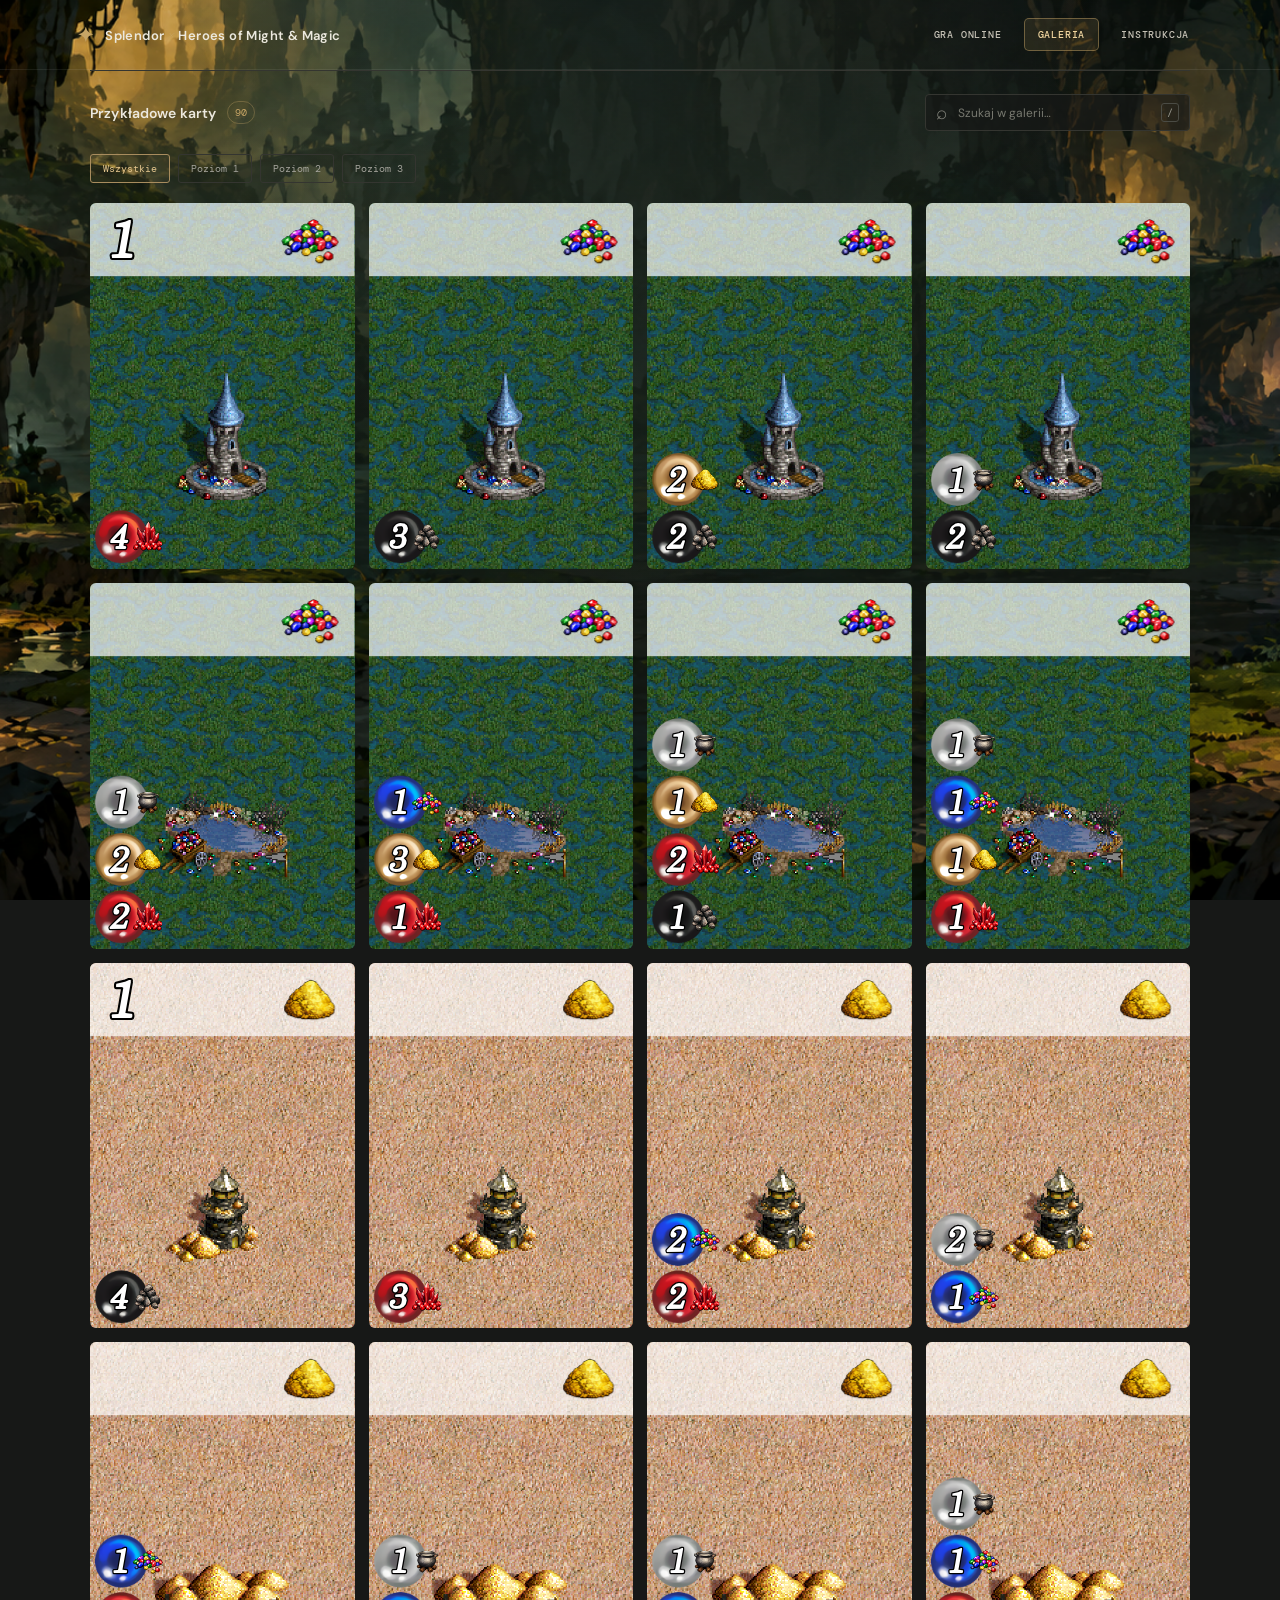
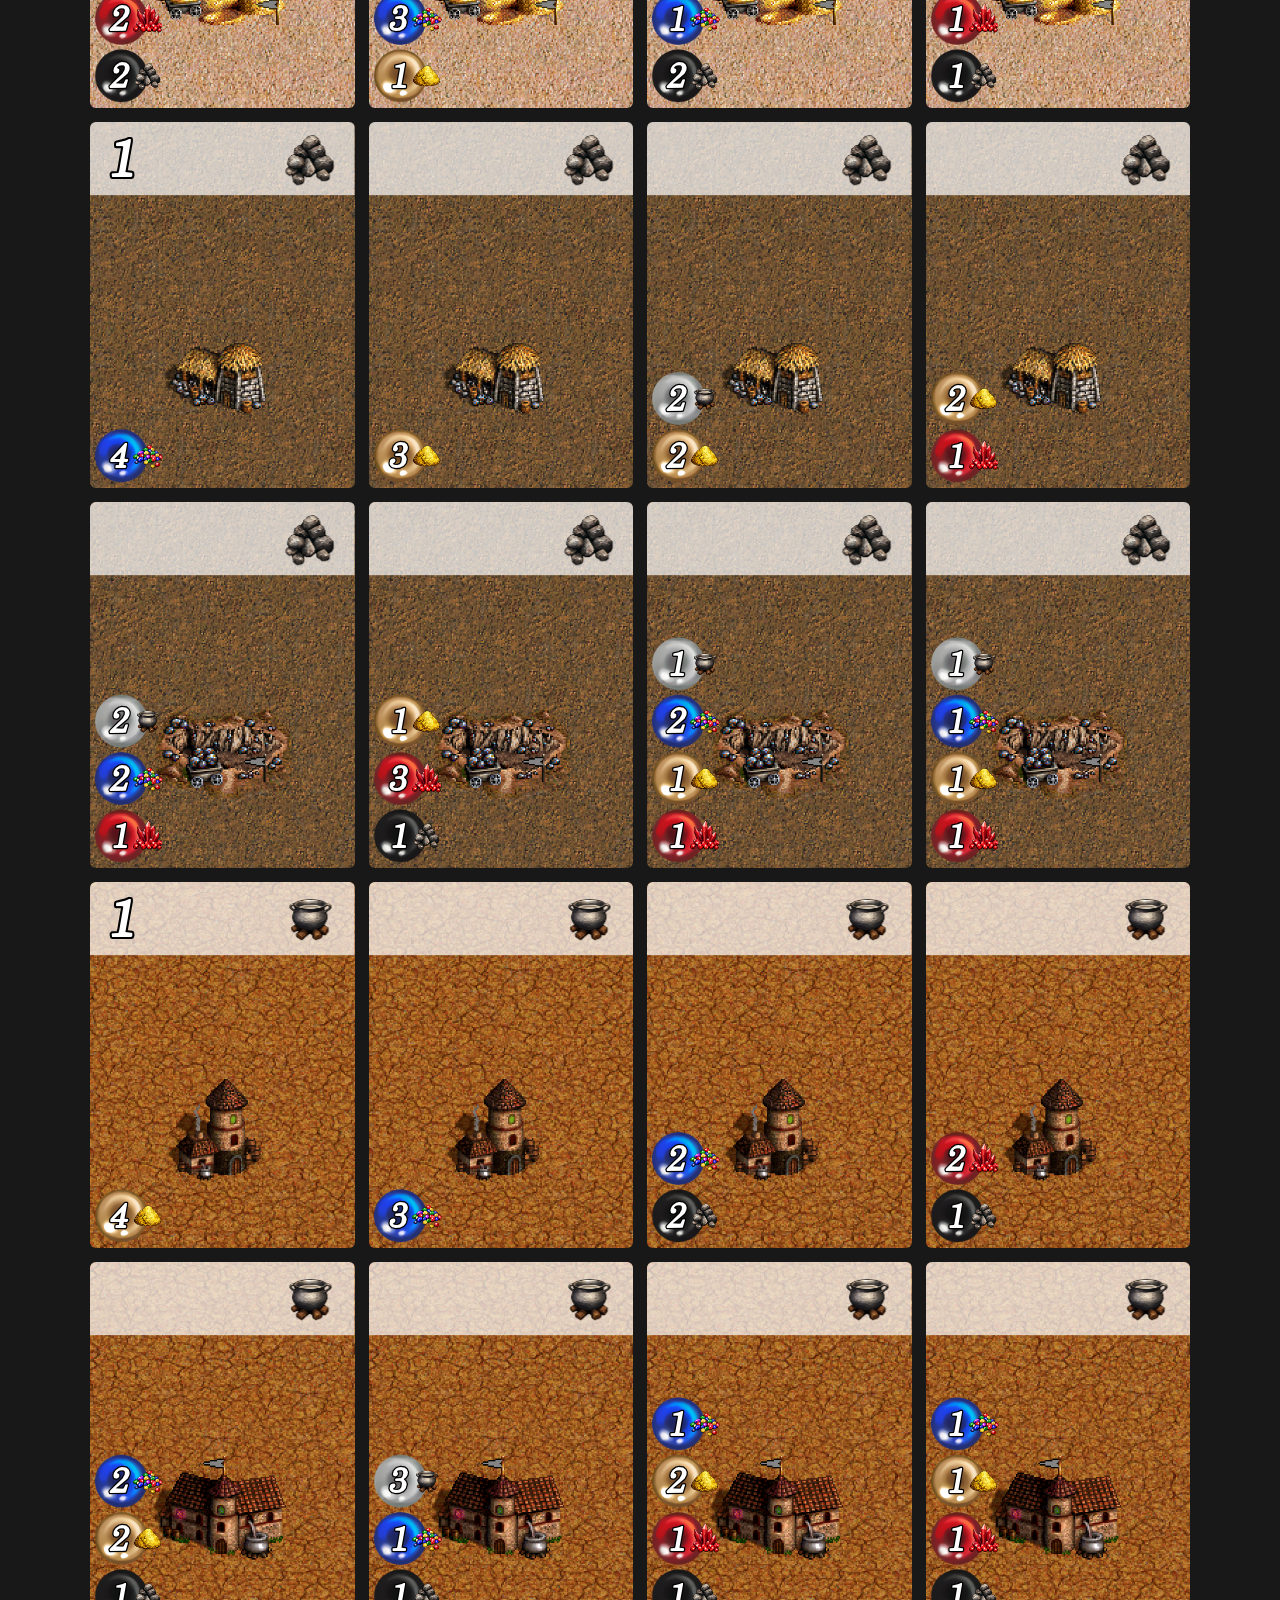
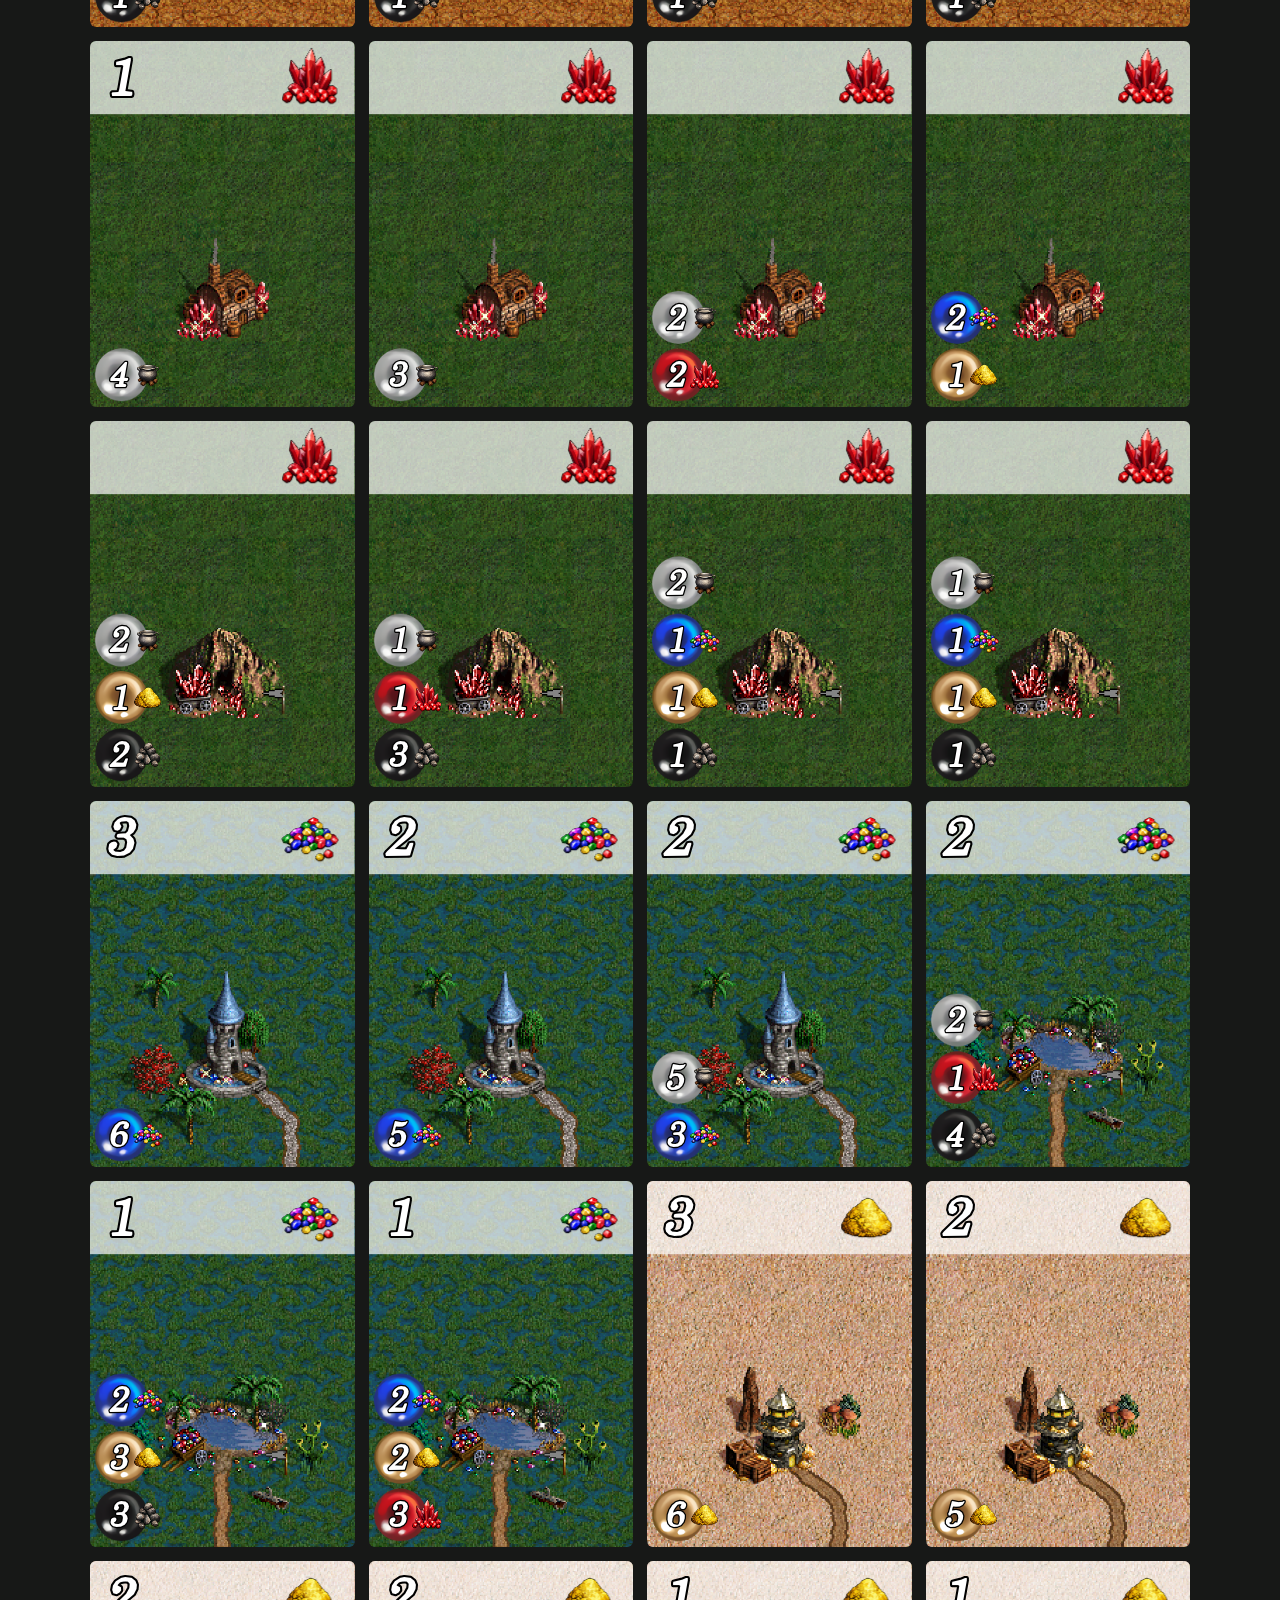
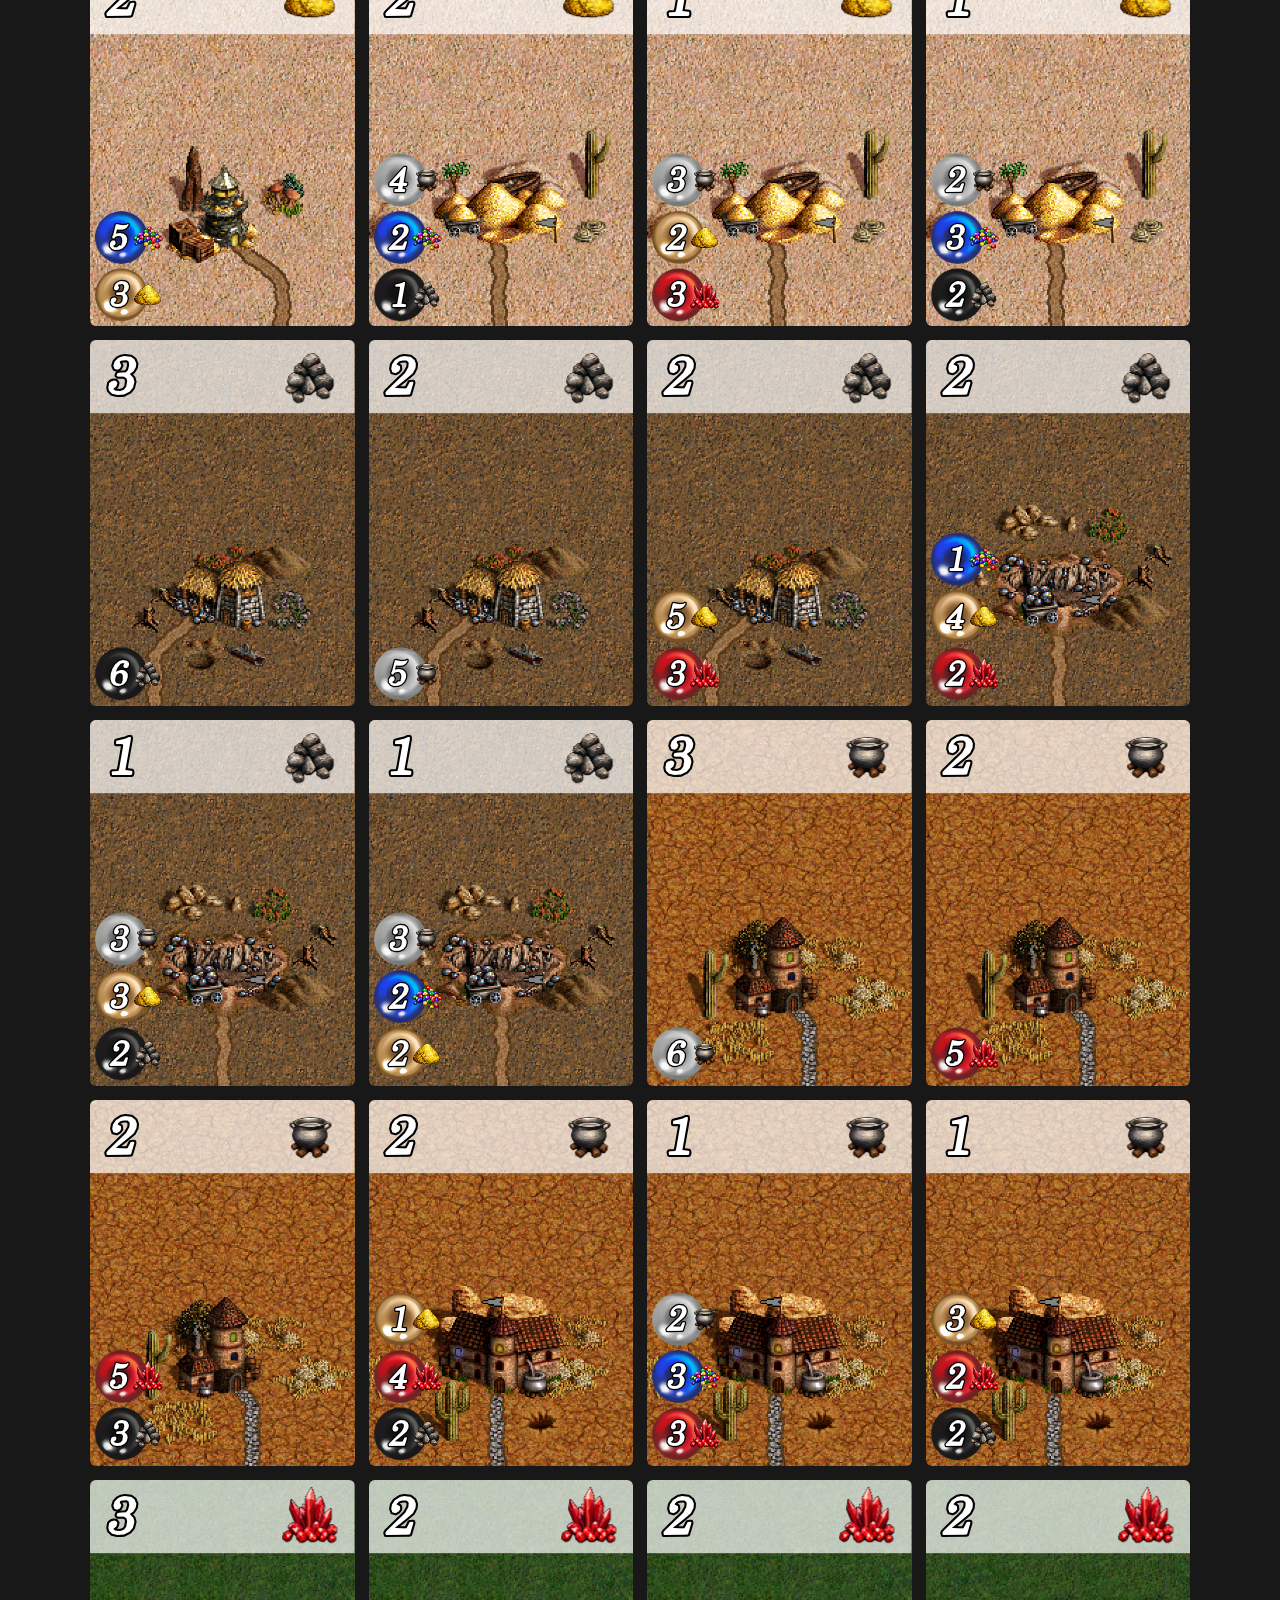
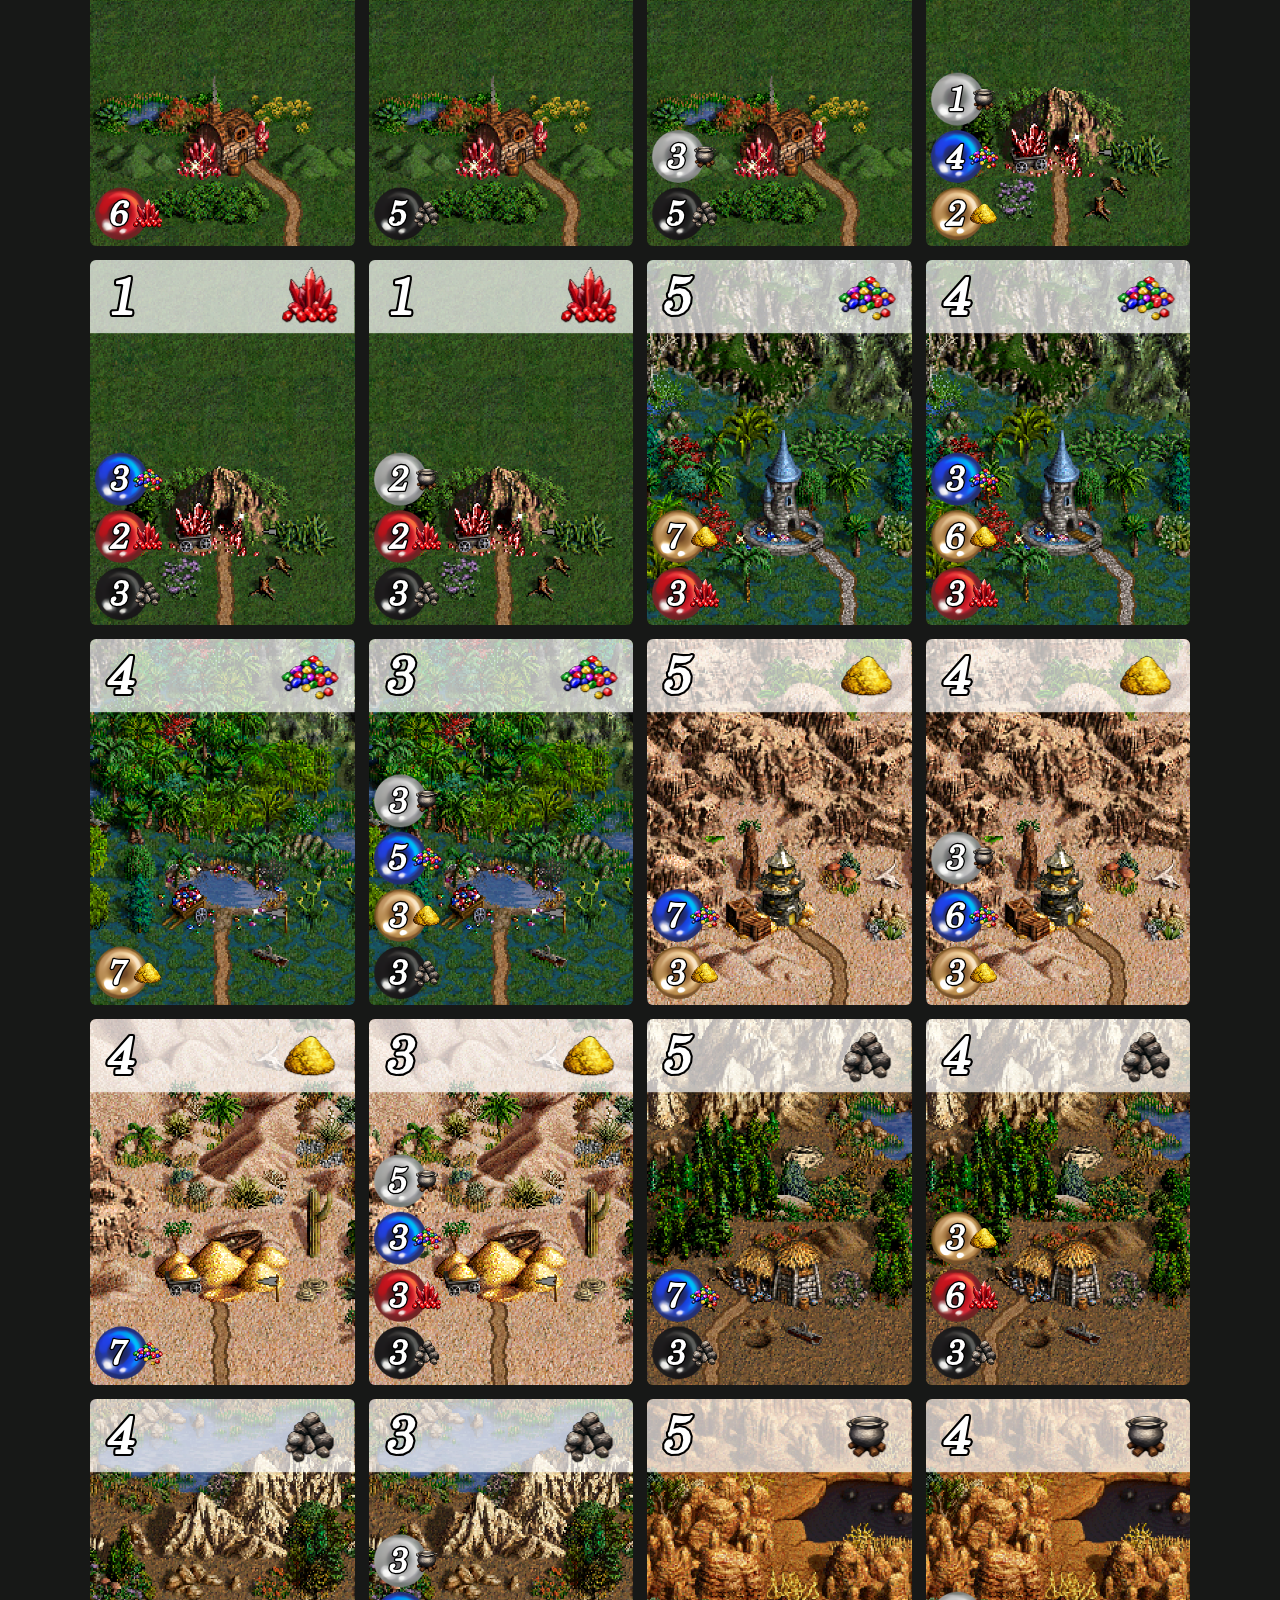
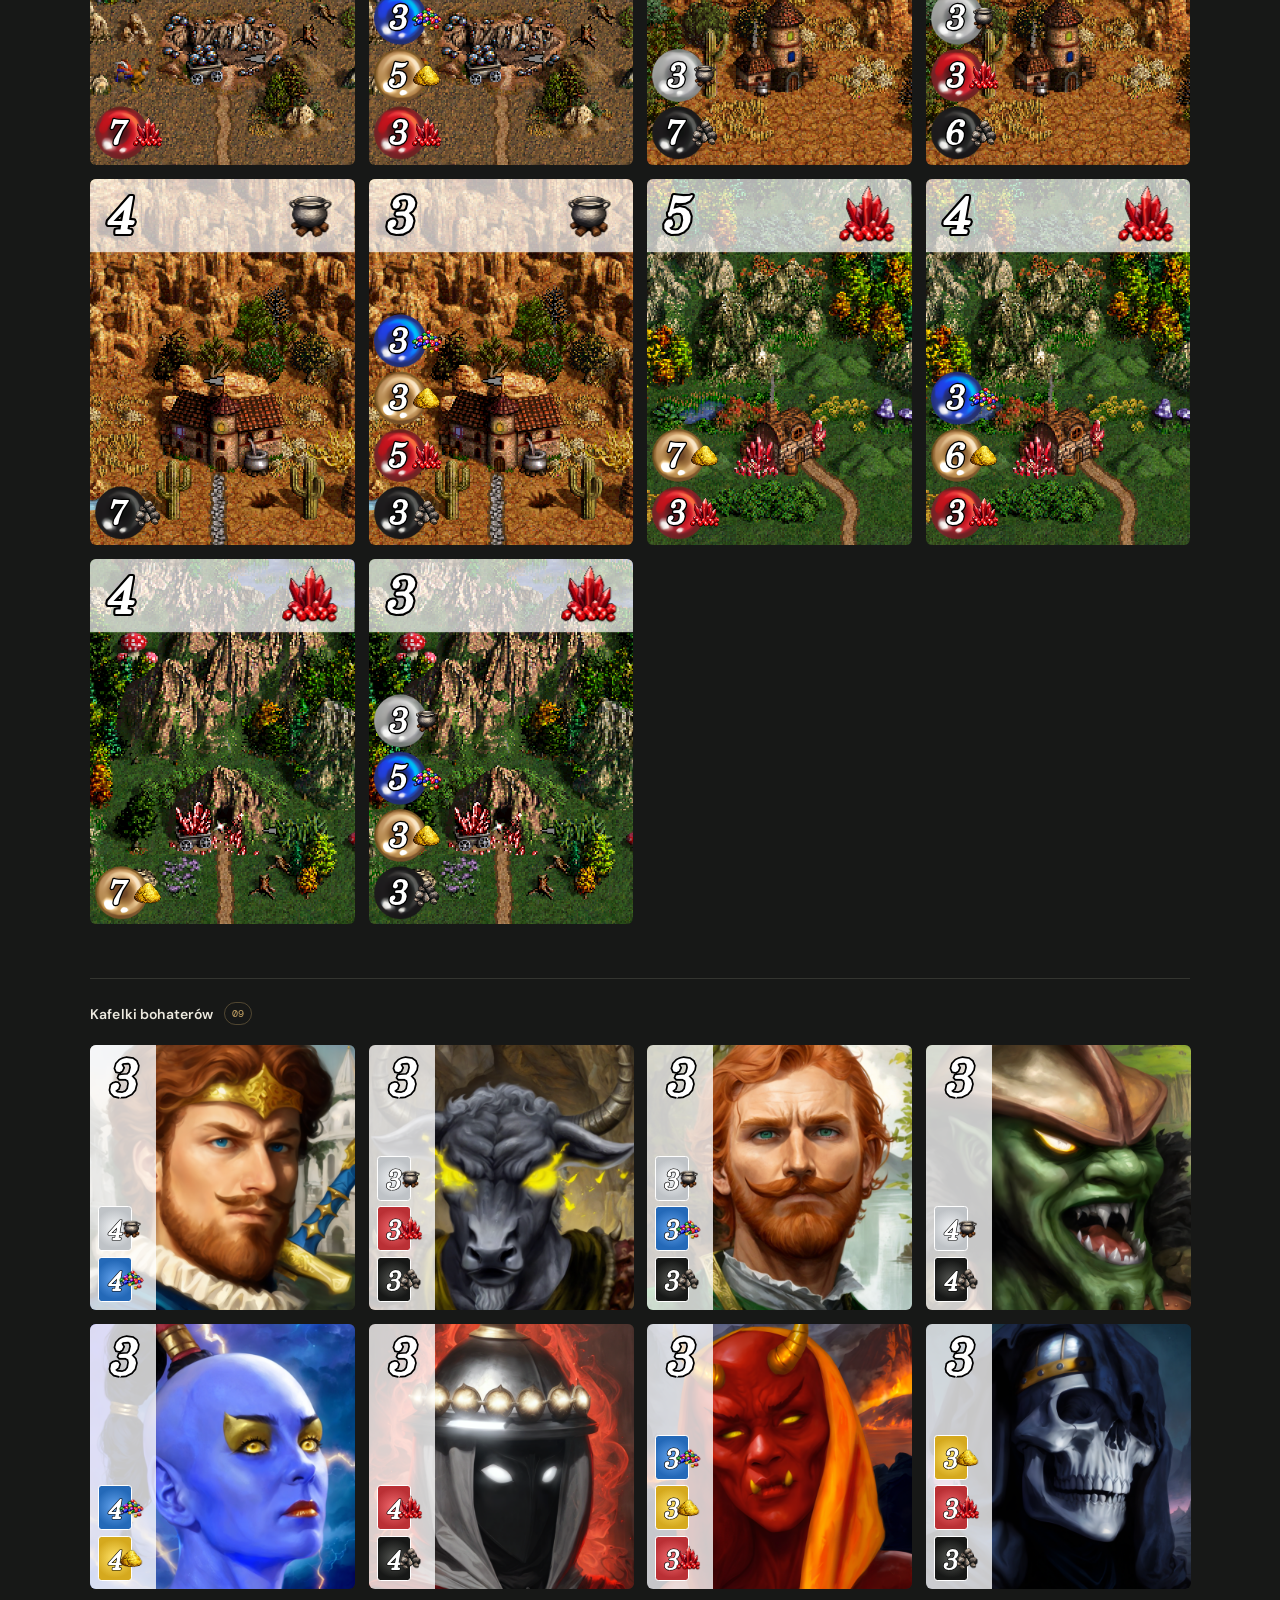
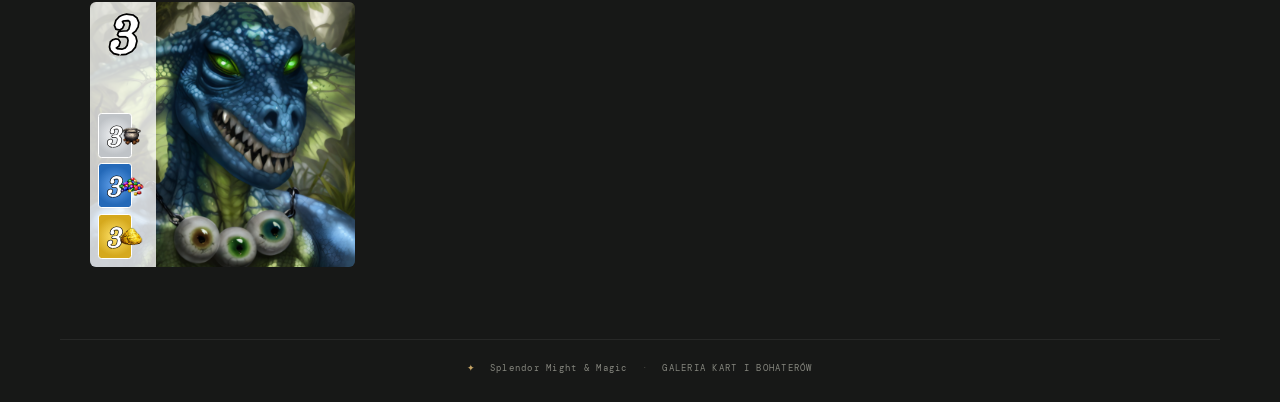
<file: galeria/index.html>
<!doctype html>
<html lang="pl">
  <head>
    <meta charset="utf-8" />
    <meta name="viewport" content="width=device-width, initial-scale=1" />
    <meta name="theme-color" content="#171817" />
    <meta name="description" content="Galeria kart i kafelków bohaterów Splendor Might & Magic." />
    <base href="../" />
    <title>Galeria — Splendor Might &amp; Magic</title>
    <link rel="stylesheet" href="styles.css?v=gallery-route-2" />
    <link rel="stylesheet" href="card-layers.css" />
  </head>
  <body class="gallery-page">
    <header class="topbar">
      <a class="brand" href="./" aria-label="Splendor Might & Magic — strona główna">
        <span class="brand-mark" aria-hidden="true">✦</span>
        <span>Splendor <span class="brand-amp">×</span> Heroes of Might &amp; Magic</span>
      </a>
      <nav class="topbar-nav" aria-label="Nawigacja główna">
        <a href="./#game-section">Gra online</a>
        <a href="galeria/" aria-current="page">Galeria</a>
        <a href="instrukcja/" target="_blank" rel="noopener noreferrer">Instrukcja<span class="sr-only"> (otwiera się w nowej karcie)</span></a>
      </nav>
    </header>

    <main>
      <section id="gallery-section" class="gallery" aria-label="Galeria kart">
        <div class="gallery-toolbar">
          <div class="gallery-heading">
            <h2>Przykładowe karty</h2>
            <span class="count" id="sprite-count">0</span>
          </div>
          <label class="search-wrap">
            <span class="search-icon" aria-hidden="true">⌕</span>
            <span class="sr-only">Szukaj kart</span>
            <input id="search" type="search" placeholder="Szukaj w galerii…" autocomplete="off" />
            <kbd>/</kbd>
          </label>
        </div>
        <div class="filter-row" id="filters" aria-label="Filtruj kategorię"></div>
        <div class="sprite-grid" id="sprite-grid" aria-live="polite"></div>
      </section>

      <section class="hero-gallery" aria-labelledby="heroes-title">
        <div class="gallery-toolbar">
          <div class="gallery-heading">
            <h2 id="heroes-title">Kafelki bohaterów</h2>
            <span class="count" id="hero-count">00</span>
          </div>
        </div>
        <div class="hero-grid" id="hero-grid" aria-live="polite"></div>
      </section>
    </main>

    <footer>
      <span class="footer-star">✦</span>
      Splendor Might &amp; Magic
      <span class="footer-sep">·</span>
      GALERIA KART I BOHATERÓW
    </footer>

    <dialog id="preview" class="preview" aria-label="Podgląd karty">
      <button class="preview-close" id="preview-close" type="button" aria-label="Zamknij podgląd">×</button>
      <div class="preview-image-wrap">
        <div class="sprite-art preview-card-art">
          <img id="preview-image" alt="" />
          <svg class="card-overlay" viewBox="0 0 1504 2080" preserveAspectRatio="xMidYMid meet" role="img" aria-label="Punkty zwycięstwa i bonusowy surowiec">
            <rect width="1504" height="416" fill="white" fill-opacity="0.7" />
            <image id="preview-bonus-resource" x="1070" y="28" width="360" height="360" preserveAspectRatio="xMidYMid meet" />
            <text class="card-overlay-points" id="preview-points" x="180" y="190" text-anchor="middle" dominant-baseline="central" font-size="400"></text>
            <g id="preview-card-costs"></g>
          </svg>
        </div>
      </div>
      <div class="preview-actions">
        <button class="preview-download" id="preview-download" type="button">Pobierz jako PNG</button>
        <span class="sr-only" id="download-status" aria-live="polite"></span>
      </div>
    </dialog>

    <script type="module" src="app.js?v=gallery-route-1"></script>
  </body>
</html>
</file>
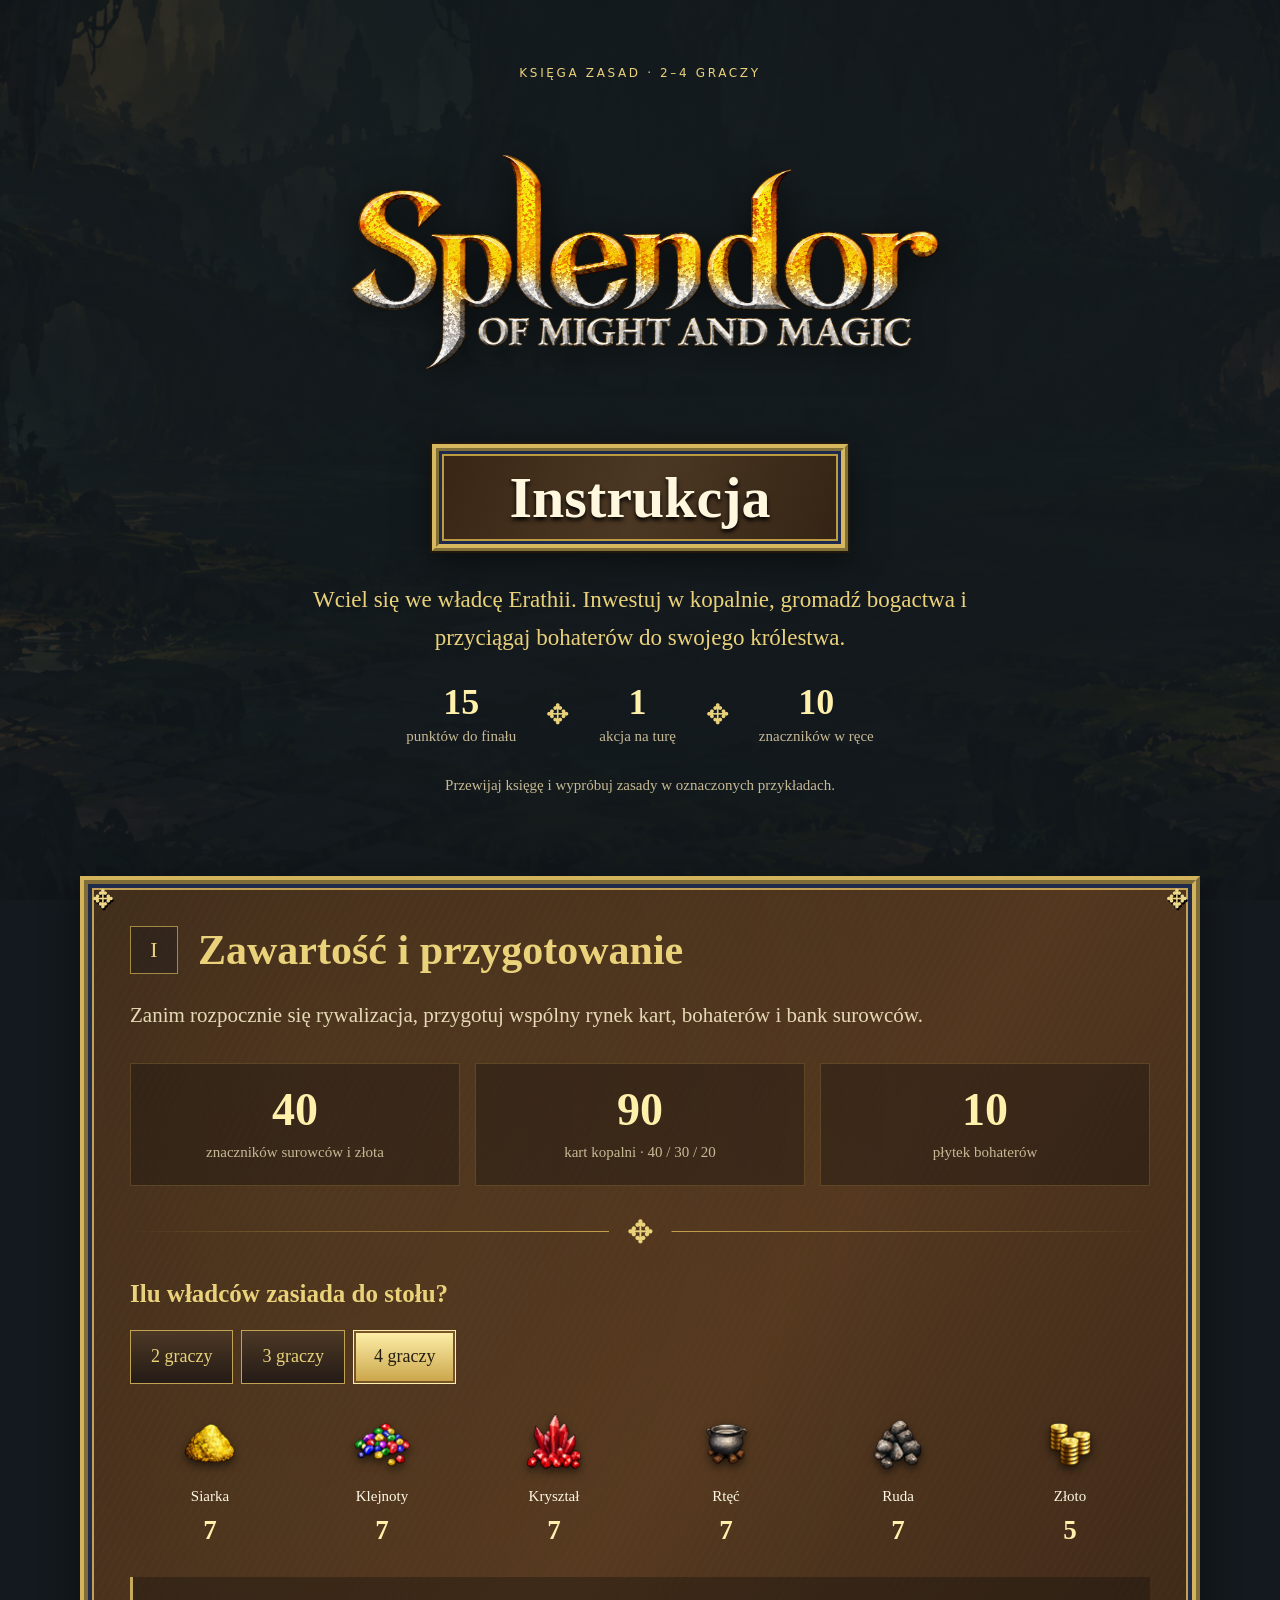
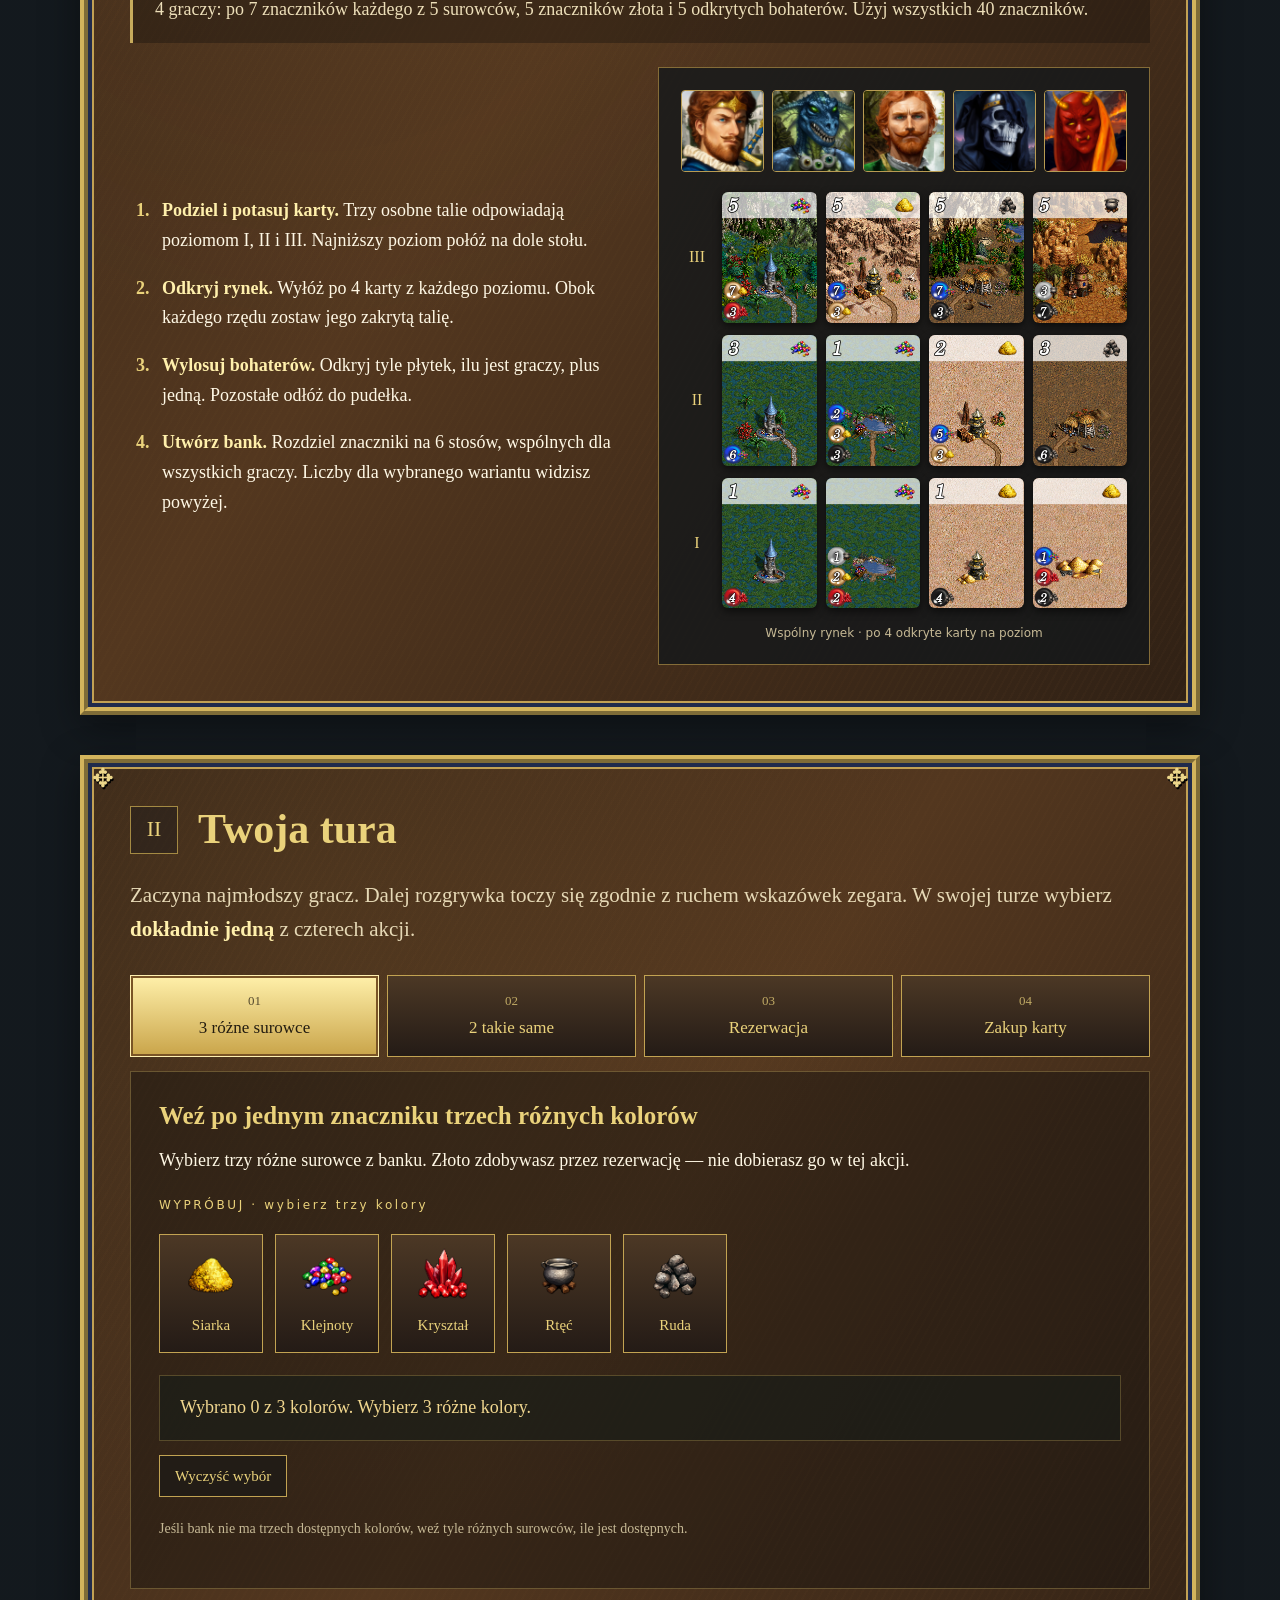
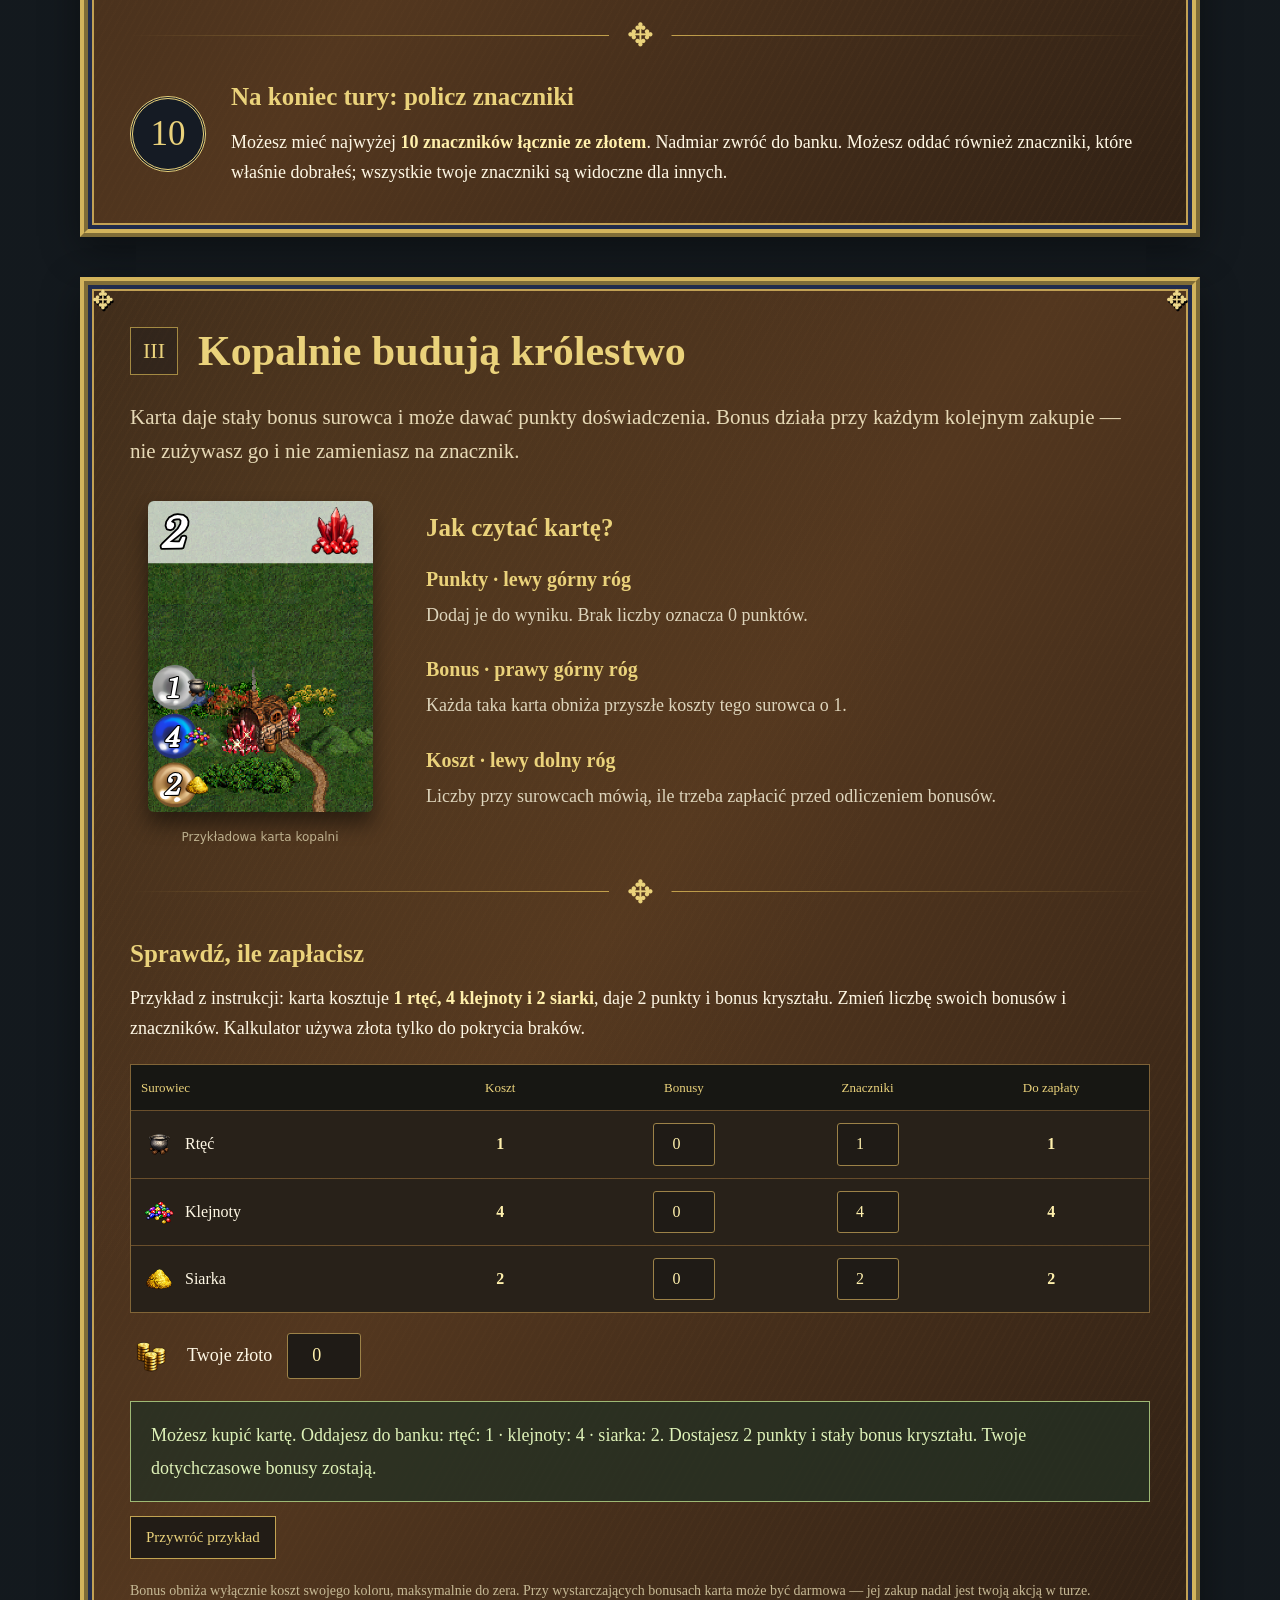
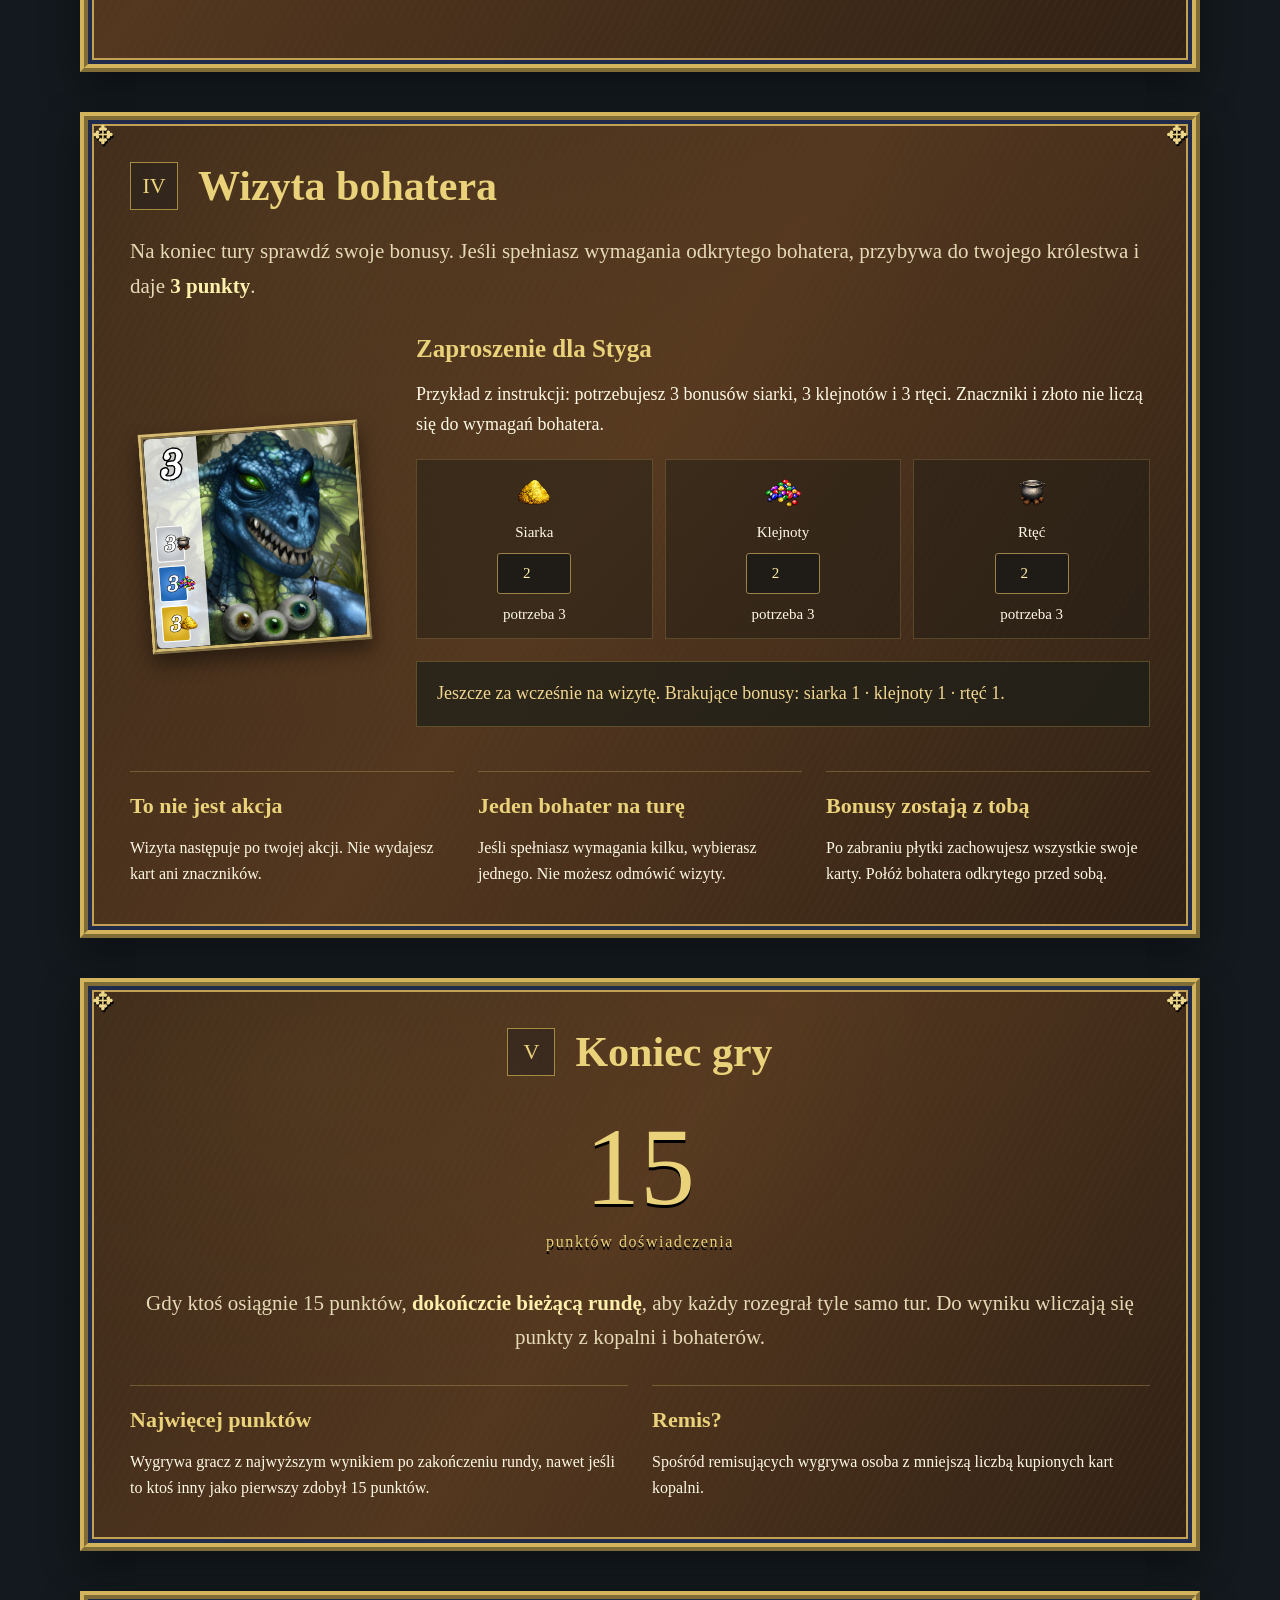
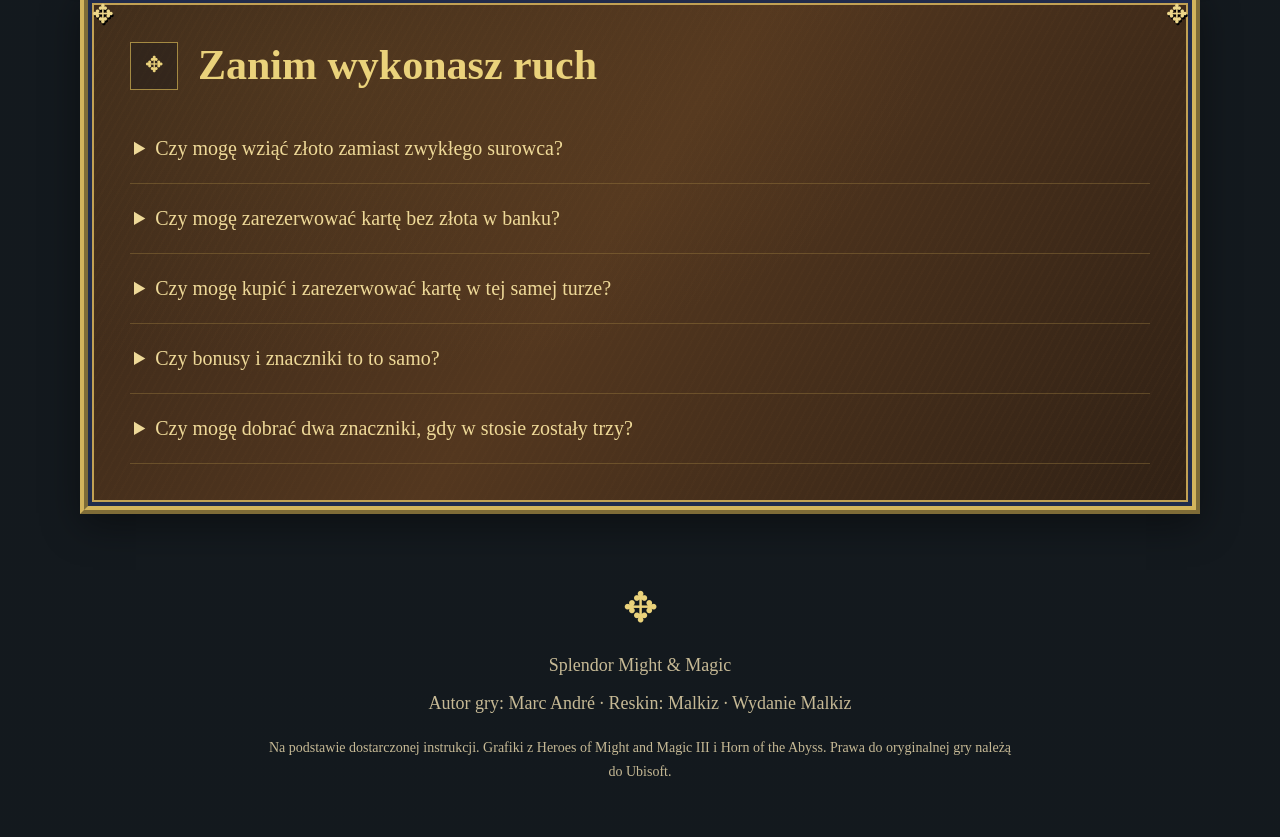
<file: instrukcja/index.html>
<!doctype html>
<html lang="pl">
<head>
  <meta charset="utf-8" />
  <meta name="viewport" content="width=device-width, initial-scale=1" />
  <meta name="theme-color" content="#171817" />
  <meta name="description" content="Interaktywna instrukcja Splendor Might & Magic. Przygotuj stół, wypróbuj ruchy i poznaj zasady zakupu kart oraz wizyt bohaterów." />
  <base href="../" />
  <title>Instrukcja — Splendor Might &amp; Magic</title>
  <link rel="stylesheet" href="card-layers.css" />
  <link rel="stylesheet" href="instrukcja/instrukcja.css" />
  <script type="module" src="instrukcja/instrukcja.js"></script>
</head>
<body>
  <main>
    <header class="cover">
      <p class="eyebrow">KSIĘGA ZASAD · 2–4 GRACZY</p>
      <img class="logo" src="sprites/logoSplendor.webp" alt="Splendor Might & Magic" width="800" height="360" />
      <h1 class="title-frame">Instrukcja</h1>
      <p class="cover-copy">Wciel się we władcę Erathii. Inwestuj w kopalnie, gromadź bogactwa i przyciągaj bohaterów do swojego królestwa.</p>
      <div class="cover-stats"><span><b>15</b> punktów do finału</span><i aria-hidden="true">✥</i><span><b>1</b> akcja na turę</span><i aria-hidden="true">✥</i><span><b>10</b> znaczników w ręce</span></div>
      <p class="hint">Przewijaj księgę i wypróbuj zasady w oznaczonych przykładach.</p>
    </header>

    <section class="panel" aria-labelledby="contents-title">
      <div class="section-heading"><span class="chapter">I</span><h2 id="contents-title">Zawartość i przygotowanie</h2></div>
      <p class="lead">Zanim rozpocznie się rywalizacja, przygotuj wspólny rynek kart, bohaterów i bank surowców.</p>
      <div class="inventory"><div><strong>40</strong><span>znaczników surowców i złota</span></div><div><strong>90</strong><span>kart kopalni · 40 / 30 / 20</span></div><div><strong>10</strong><span>płytek bohaterów</span></div></div>
      <div class="ornament" aria-hidden="true">✥</div>
      <h3>Ilu władców zasiada do stołu?</h3>
      <div class="segmented" id="players" role="group" aria-label="Liczba graczy"><button type="button" data-players="2" aria-pressed="false">2 graczy</button><button type="button" data-players="3" aria-pressed="false">3 graczy</button><button type="button" data-players="4" aria-pressed="true">4 graczy</button></div>
      <div id="setup-resources" class="resource-bank" aria-live="polite"></div>
      <p class="callout" id="setup-summary" aria-live="polite"></p>
      <div class="two-col setup-layout"><ol class="steps"><li><b>Podziel i potasuj karty.</b> Trzy osobne talie odpowiadają poziomom I, II i III. Najniższy poziom połóż na dole stołu.</li><li><b>Odkryj rynek.</b> Wyłóż po 4 karty z każdego poziomu. Obok każdego rzędu zostaw jego zakrytą talię.</li><li><b>Wylosuj bohaterów.</b> Odkryj tyle płytek, ilu jest graczy, plus jedną. Pozostałe odłóż do pudełka.</li><li><b>Utwórz bank.</b> Rozdziel znaczniki na 6 stosów, wspólnych dla wszystkich graczy. Liczby dla wybranego wariantu widzisz powyżej.</li></ol><div class="market-preview" aria-label="Schemat rynku: trzy rzędy po cztery odkryte karty"><div id="setup-heroes" class="setup-heroes"></div><div id="market-rows"></div><p class="caption">Wspólny rynek · po 4 odkryte karty na poziom</p></div></div>
    </section>

    <section class="panel" aria-labelledby="turn-title">
      <div class="section-heading"><span class="chapter">II</span><h2 id="turn-title">Twoja tura</h2></div>
      <p class="lead">Zaczyna najmłodszy gracz. Dalej rozgrywka toczy się zgodnie z ruchem wskazówek zegara. W swojej turze wybierz <strong>dokładnie jedną</strong> z czterech akcji.</p>
      <div class="action-tabs" role="tablist" aria-label="Cztery możliwe akcje">
        <button type="button" id="tab-three" role="tab" aria-selected="true" aria-controls="action-three" tabindex="0" data-action="three"><span>01</span>3 różne surowce</button>
        <button type="button" id="tab-two" role="tab" aria-selected="false" aria-controls="action-two" tabindex="-1" data-action="two"><span>02</span>2 takie same</button>
        <button type="button" id="tab-reserve" role="tab" aria-selected="false" aria-controls="action-reserve" tabindex="-1" data-action="reserve"><span>03</span>Rezerwacja</button>
        <button type="button" id="tab-buy" role="tab" aria-selected="false" aria-controls="action-buy" tabindex="-1" data-action="buy"><span>04</span>Zakup karty</button>
      </div>
      <div id="action-three" class="action-content" role="tabpanel" aria-labelledby="tab-three">
        <h3>Weź po jednym znaczniku trzech różnych kolorów</h3><p>Wybierz trzy różne surowce z banku. Złoto zdobywasz przez rezerwację — nie dobierasz go w tej akcji.</p>
        <p class="example-label">WYPRÓBUJ · wybierz trzy kolory</p><div id="take-resources" class="take-resources"></div><p id="take-result" class="result" aria-live="polite">Wybrano 0 z 3 kolorów.</p><button type="button" class="quiet" id="reset-take">Wyczyść wybór</button>
        <p class="small">Jeśli bank nie ma trzech dostępnych kolorów, weź tyle różnych surowców, ile jest dostępnych.</p>
      </div>
      <div id="action-two" class="action-content" role="tabpanel" aria-labelledby="tab-two" hidden>
        <h3>Weź dwa znaczniki tego samego koloru</h3><p>Możesz to zrobić wyłącznie wtedy, gdy <strong>przed doborem</strong> w stosie leżą co najmniej 4 znaczniki. Ta akcja nie dotyczy złota.</p>
        <div class="two-demo"><img src="sprites/resource/crystal.png" alt="Kryształ" /><label for="bank-count">Kryształy w banku przed ruchem <output id="bank-value">4</output><input id="bank-count" type="range" min="0" max="7" value="4" /></label></div><p id="double-result" class="result" aria-live="polite"></p>
      </div>
      <div id="action-reserve" class="action-content" role="tabpanel" aria-labelledby="tab-reserve" hidden>
        <h3>Zarezerwuj kartę i weź złoto</h3><p>Weź do ręki jedną odkrytą kartę z rynku lub w ciemno wierzchnią kartę dowolnej talii. Karty z talii nie pokazujesz innym. Otrzymujesz też 1 złoto, jeśli jest w banku.</p>
        <div class="reserve-controls"><label for="reserved-count">Karty już na ręce <select id="reserved-count"><option value="0">0</option><option value="1">1</option><option value="2">2</option><option value="3">3</option></select></label><label class="check"><input type="checkbox" id="gold-available" checked /> Złoto jest w banku</label></div><p id="reserve-result" class="result" aria-live="polite"></p>
        <p class="callout">Limit to 3 zarezerwowane karty. Nie wolno ich odrzucać — miejsce zwalniasz, kupując jedną z nich. Rezerwacja jest jedyną drogą zdobycia złotego dżokera.</p>
      </div>
      <div id="action-buy" class="action-content" role="tabpanel" aria-labelledby="tab-buy" hidden>
        <h3>Kup odkrytą lub zarezerwowaną kartę</h3><p>Zapłać jej koszt znacznikami, pomniejszając go o bonusy posiadanych kart. Złoto zastępuje brakujący surowiec dowolnego koloru. Wydane znaczniki wracają do banku.</p><p>Dołóż kupioną kartę do swojego królestwa. Układaj karty w kolumnach według bonusów tak, aby punkty i symbole pozostały widoczne.</p><p class="callout">Po zakupie lub rezerwacji karty z rynku natychmiast uzupełnij puste miejsce kartą z tej samej talii. Jeśli talia się skończy, miejsce zostaje puste.</p><p class="hint">Niżej znajdziesz interaktywny przykład płatności.</p>
      </div>
      <div class="ornament" aria-hidden="true">✥</div>
      <div class="end-turn"><span class="seal">10</span><div><h3>Na koniec tury: policz znaczniki</h3><p>Możesz mieć najwyżej <b>10 znaczników łącznie ze złotem</b>. Nadmiar zwróć do banku. Możesz oddać również znaczniki, które właśnie dobrałeś; wszystkie twoje znaczniki są widoczne dla innych.</p></div></div>
    </section>

    <section class="panel" aria-labelledby="purchase-title">
      <div class="section-heading"><span class="chapter">III</span><h2 id="purchase-title">Kopalnie budują królestwo</h2></div>
      <p class="lead">Karta daje stały bonus surowca i może dawać punkty doświadczenia. Bonus działa przy każdym kolejnym zakupie — nie zużywasz go i nie zamieniasz na znacznik.</p>
      <div class="two-col card-lesson"><div class="sample-card"><div id="purchase-card"></div><p class="caption">Przykładowa karta kopalni</p></div><div><h3>Jak czytać kartę?</h3><dl class="anatomy"><dt>Punkty · lewy górny róg</dt><dd>Dodaj je do wyniku. Brak liczby oznacza 0 punktów.</dd><dt>Bonus · prawy górny róg</dt><dd>Każda taka karta obniża przyszłe koszty tego surowca o 1.</dd><dt>Koszt · lewy dolny róg</dt><dd>Liczby przy surowcach mówią, ile trzeba zapłacić przed odliczeniem bonusów.</dd></dl></div></div>
      <div class="ornament" aria-hidden="true">✥</div>
      <h3>Sprawdź, ile zapłacisz</h3><p>Przykład z instrukcji: karta kosztuje <b>1 rtęć, 4 klejnoty i 2 siarki</b>, daje 2 punkty i bonus kryształu. Zmień liczbę swoich bonusów i znaczników. Kalkulator używa złota tylko do pokrycia braków.</p>
      <div class="calculator-scroll"><div class="calculator" id="calculator"></div></div><label class="gold-control" for="gold-count"><img src="sprites/resource/gold.png" alt="" /> Twoje złoto <input type="number" id="gold-count" min="0" max="10" value="0" /></label>
      <div id="payment-result" class="result payment-result" aria-live="polite"></div><button type="button" class="quiet" id="reset-payment">Przywróć przykład</button>
      <p class="small">Bonus obniża wyłącznie koszt swojego koloru, maksymalnie do zera. Przy wystarczających bonusach karta może być darmowa — jej zakup nadal jest twoją akcją w turze.</p>
    </section>

    <section class="panel" aria-labelledby="heroes-title">
      <div class="section-heading"><span class="chapter">IV</span><h2 id="heroes-title">Wizyta bohatera</h2></div>
      <p class="lead">Na koniec tury sprawdź swoje bonusy. Jeśli spełniasz wymagania odkrytego bohatera, przybywa do twojego królestwa i daje <strong>3 punkty</strong>.</p>
      <div class="two-col hero-lesson"><div class="hero-portrait" id="styg-tile"></div><div><h3>Zaproszenie dla Styga</h3><p>Przykład z instrukcji: potrzebujesz 3 bonusów siarki, 3 klejnotów i 3 rtęci. Znaczniki i złoto nie liczą się do wymagań bohatera.</p><div id="hero-bonuses" class="hero-bonuses"></div><p id="hero-result" class="result" aria-live="polite"></p></div></div>
      <div class="rule-grid"><div><h3>To nie jest akcja</h3><p>Wizyta następuje po twojej akcji. Nie wydajesz kart ani znaczników.</p></div><div><h3>Jeden bohater na turę</h3><p>Jeśli spełniasz wymagania kilku, wybierasz jednego. Nie możesz odmówić wizyty.</p></div><div><h3>Bonusy zostają z tobą</h3><p>Po zabraniu płytki zachowujesz wszystkie swoje karty. Połóż bohatera odkrytego przed sobą.</p></div></div>
    </section>

    <section class="panel finale" aria-labelledby="end-title">
      <div class="section-heading"><span class="chapter">V</span><h2 id="end-title">Koniec gry</h2></div>
      <div class="victory-mark">15<span>punktów doświadczenia</span></div>
      <p class="lead">Gdy ktoś osiągnie 15 punktów, <strong>dokończcie bieżącą rundę</strong>, aby każdy rozegrał tyle samo tur. Do wyniku wliczają się punkty z kopalni i bohaterów.</p>
      <div class="rule-grid"><div><h3>Najwięcej punktów</h3><p>Wygrywa gracz z najwyższym wynikiem po zakończeniu rundy, nawet jeśli to ktoś inny jako pierwszy zdobył 15 punktów.</p></div><div><h3>Remis?</h3><p>Spośród remisujących wygrywa osoba z mniejszą liczbą kupionych kart kopalni.</p></div></div>
    </section>

    <section class="panel questions" aria-labelledby="questions-title"><div class="section-heading"><span class="chapter">✥</span><h2 id="questions-title">Zanim wykonasz ruch</h2></div>
      <details><summary>Czy mogę wziąć złoto zamiast zwykłego surowca?</summary><p>Nie. Złoto otrzymujesz wyłącznie podczas rezerwacji karty i tylko wtedy, gdy złoto jest dostępne w banku. Podczas płatności zastępuje dowolny surowiec.</p></details>
      <details><summary>Czy mogę zarezerwować kartę bez złota w banku?</summary><p>Tak, o ile masz mniej niż 3 zarezerwowane karty. Brak złota nie blokuje rezerwacji — po prostu nie otrzymujesz znacznika.</p></details>
      <details><summary>Czy mogę kupić i zarezerwować kartę w tej samej turze?</summary><p>Nie. Wybierasz jedną akcję. Zakup zarezerwowanej karty także zajmuje całą akcję.</p></details>
      <details><summary>Czy bonusy i znaczniki to to samo?</summary><p>Nie. Bonusy pochodzą z kupionych kart i są stałe. Znaczniki wydajesz na zakupy i oddajesz do banku. Wymagania bohaterów spełniają tylko bonusy.</p></details>
      <details><summary>Czy mogę dobrać dwa znaczniki, gdy w stosie zostały trzy?</summary><p>Nie. Aby wziąć dwa znaczniki tego samego koloru, przed ruchem w stosie muszą leżeć co najmniej cztery.</p></details>
    </section>
    <footer><span aria-hidden="true">✥</span><p>Splendor Might &amp; Magic</p><p>Autor gry: Marc André · Reskin: Malkiz · Wydanie Malkiz</p><p class="small">Na podstawie dostarczonej instrukcji. Grafiki z Heroes of Might and Magic III i Horn of the Abyss. Prawa do oryginalnej gry należą do Ubisoft.</p></footer>
  </main>
</body>
</html>
</file>
